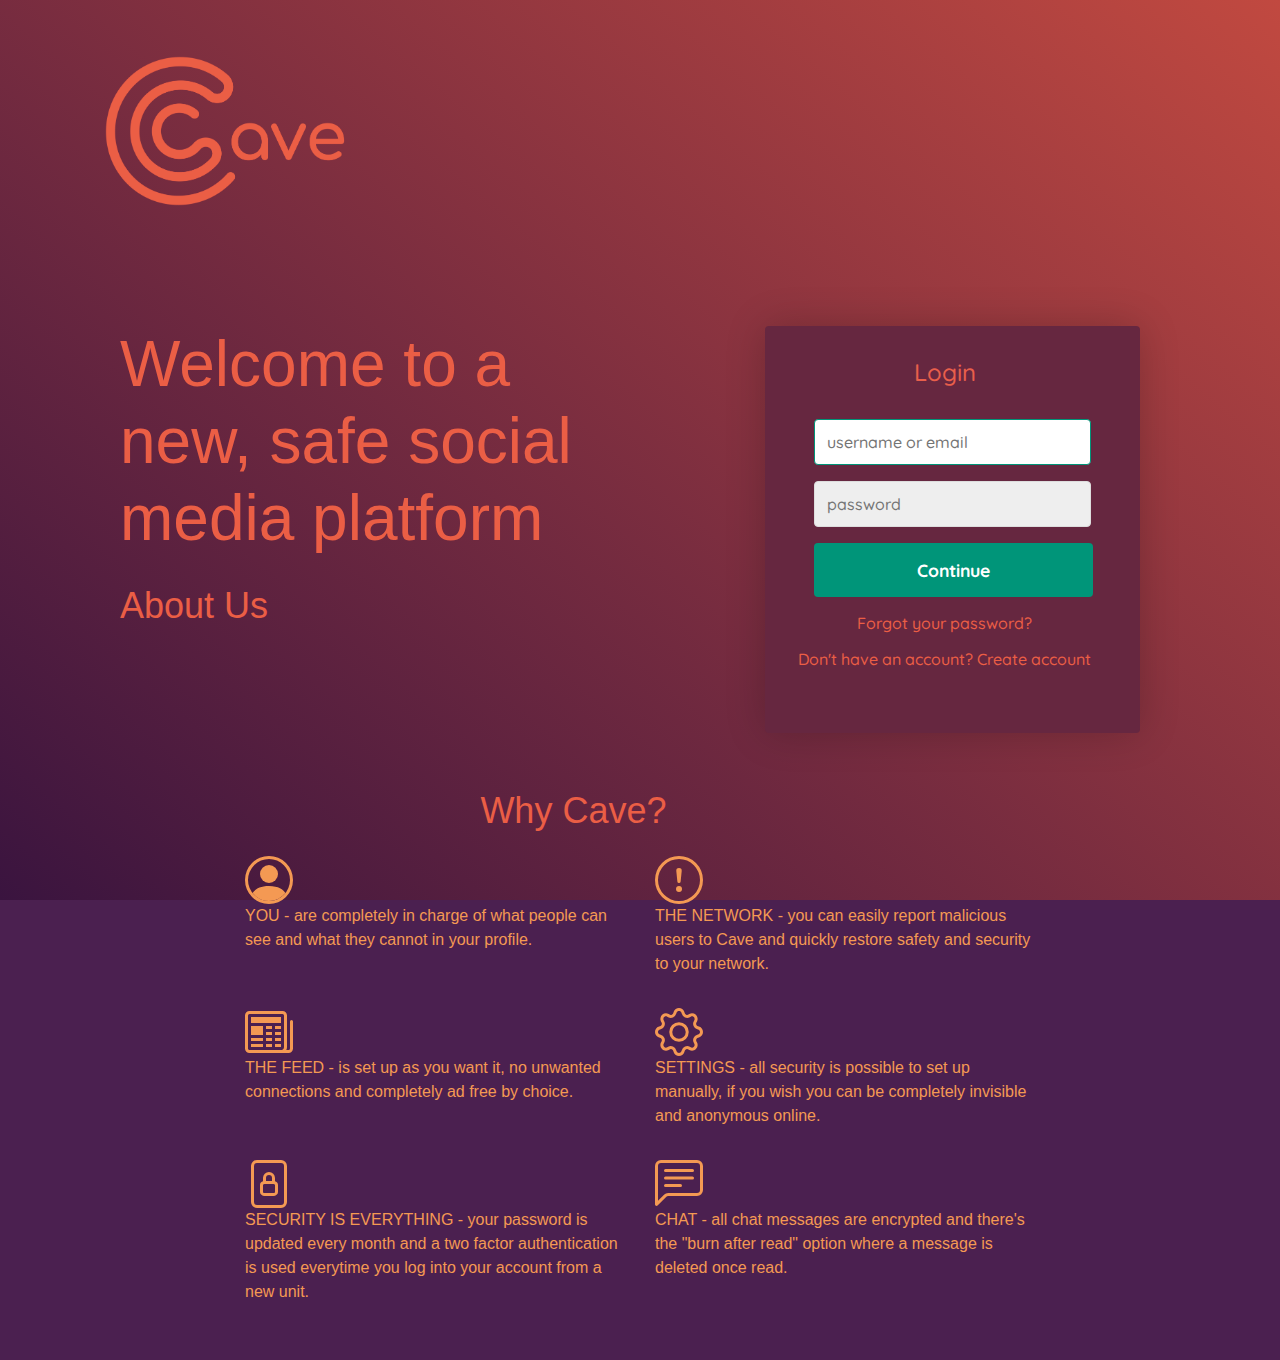
<file: index.html>
<!DOCTYPE html>
<html lang="en">
<head>
  <meta charset="utf-8">
  <meta content="width=device-width, initial-scale=1, shrink-to-fit=no" name="viewport">
  <meta content="" name="description">
  <meta content="" name="author">
  <title>Cave</title><!-- Bootstrap core CSS -->
  <link href="vendor/bootstrap/css/bootstrap.css" rel="stylesheet">

  <!-- Custom styles for this template -->
  <link href="https://fonts.googleapis.com/css2?family=Quicksand:wght@400;500;700&display=swap" rel="stylesheet">
  <link href="css/main.css" rel="stylesheet">

    <!-- Favicon -->
<link rel="apple-touch-icon" sizes="180x180" href="img/apple-touch-icon.png">
<link rel="icon" type="image/png" sizes="32x32" href="img/favicon-32x32.png">
<link rel="icon" type="image/png" sizes="16x16" href="img/favicon-16x16.png">

  <!-- SEO -->
  <meta charset="utf-8">
  <meta name="viewport" content="width=device-width, initial-scale=1, shrink-to-fit=no">
  <meta name="description" content="">
  <meta name="author" content="">
<meta name="keywords" content="socialmedia, safe identity, safe online, protected
<title>Cave - The safest social media page on the web</title>
<meta name="description" content="Welcome to Cave, the safest social media page on the web. Cave allows you to adjust the safety level upon your preference!">
<meta name="og:title" property="og:title" content="socialmedia, safe identity, safe online, protected" 
<meta name =”robots” content=”index”>
   
</head>

<body class="bodyindex">

<div class="container-fluid p-0">
  <div class="row">
  <img class="index-logo" alt="cave" class="img-fluid" src="img/cave-logo2.png" height="150" width="300">
</div></div>



<!--two equal columns-->
<div class="container-fluid p-0">
<!-- grid container -->
  <div class="row">
    
    <!--grid columns -->
    <div class="col-7"><h2 class="welcome">Welcome to a new, safe social media platform</h2><a href="javascript: document.body.scrollIntoView(false);"><h2 class="text-aboutus">About Us</h2></a></div>
       <!--loginform-->
<!----- den fakking funkar ----->


         <section class="about-section text-center" id="about">
            <div class="container-login">
                <div class="row">
                  <div class="form__input-group">
                    

                        <h1 class="form__title">Login</h1>
                        
                               
                 <form class="form" id="login" name="formName" action="feed.html" onsubmit="return checkPass()" >
                 <p><div class="form__input-group"><input type="text" class="form__input" autofocus placeholder="username or email" name="username"></div></p>
                 <p id="passStatus">  </p>
                  
                                     <form name="formName" action="feed.html" onsubmit="return checkPass()" >
                                 <p><div class="form__input-group"><input type="password" name="password" class="form__input" autofocus placeholder="password"></div></p>
                                 <p id="passStatus">  </p>
                                  <button class="form__button" input type="submit" value="Submit">Continue</button>
                                   <p class="form__text">
          Forgot your password?
        </p>
        <p class="form__text">
          Don't have an account? Create account
        </p>                    
      </p>
        </section>
<!----slut den fakking funkar------>

   
  </div>
</div>

<!--end to equal columns-->



   
<!--bottom page-->
  <!-- About us text-->
<main>

<!--why CAVE text-->
<div class="row">

<div class="col-md-4">
<p><p/> 
</div>

<div class="col-md-4">
<h1 class="aboutus" class="text-center">Why Cave?</h1>
</div>

<div class="col-md-4">
<p><p/> 
</div>

<!--Spacing-->
<div class="col-md-12">
<p></p>
</div>

<!-- about us row 1-->

<div class="col-md-2">
<p><p/> 
</div>

<div class="col-md-4">
  <svg class="about" width="3em" height="3em" viewBox="0 0 16 16" class="bi bi-person-circle" fill="currentColor" xmlns="http://www.w3.org/2000/svg">
  <path d="M13.468 12.37C12.758 11.226 11.195 10 8 10s-4.757 1.225-5.468 2.37A6.987 6.987 0 0 0 8 15a6.987 6.987 0 0 0 5.468-2.63z"/>
  <path fill-rule="evenodd" d="M8 9a3 3 0 1 0 0-6 3 3 0 0 0 0 6z"/>
  <path fill-rule="evenodd" d="M8 1a7 7 0 1 0 0 14A7 7 0 0 0 8 1zM0 8a8 8 0 1 1 16 0A8 8 0 0 1 0 8z"/>
</svg>

<p class="about"> YOU - are completely in charge of what people can see and what they cannot in your profile.<p/> 
</div>

<div class="col-md-4">
<svg class="about" width="3em" height="3em" viewBox="0 0 16 16" class="bi bi-exclamation-circle" fill="currentColor" xmlns="http://www.w3.org/2000/svg">
  <path fill-rule="evenodd" d="M8 15A7 7 0 1 0 8 1a7 7 0 0 0 0 14zm0 1A8 8 0 1 0 8 0a8 8 0 0 0 0 16z"/>
  <path d="M7.002 11a1 1 0 1 1 2 0 1 1 0 0 1-2 0zM7.1 4.995a.905.905 0 1 1 1.8 0l-.35 3.507a.552.552 0 0 1-1.1 0L7.1 4.995z"/>
</svg>

<p class="about">THE NETWORK - you can easily report malicious users to Cave and quickly restore safety and security to your network.<p/> 
</div>

<div class="col-md-2">
<p><p/> 
</div>

<!--Spacing-->
<div class="col-md-12">
<p></p>
</div>

<!-- about us row 2-->

<div class="col-md-2">
<p><p/> 
</div>

<div class="col-md-4">
<svg class="about" width="3em" height="3em" viewBox="0 0 16 16" class="bi bi-newspaper" fill="currentColor" xmlns="http://www.w3.org/2000/svg">
  <path fill-rule="evenodd" d="M0 2.5A1.5 1.5 0 0 1 1.5 1h11A1.5 1.5 0 0 1 14 2.5v10.528c0 .3-.05.654-.238.972h.738a.5.5 0 0 0 .5-.5v-9a.5.5 0 0 1 1 0v9a1.5 1.5 0 0 1-1.5 1.5H1.497A1.497 1.497 0 0 1 0 13.5v-11zM12 14c.37 0 .654-.211.853-.441.092-.106.147-.279.147-.531V2.5a.5.5 0 0 0-.5-.5h-11a.5.5 0 0 0-.5.5v11c0 .278.223.5.497.5H12z"/>
  <path d="M2 3h10v2H2V3zm0 3h4v3H2V6zm0 4h4v1H2v-1zm0 2h4v1H2v-1zm5-6h2v1H7V6zm3 0h2v1h-2V6zM7 8h2v1H7V8zm3 0h2v1h-2V8zm-3 2h2v1H7v-1zm3 0h2v1h-2v-1zm-3 2h2v1H7v-1zm3 0h2v1h-2v-1z"/>
</svg>

</svg>

<p class="about">THE FEED - is set up as you want it, no unwanted connections and completely ad free by choice.<p/> 
</div>

<div class="col-md-4">
<svg class="about" width="3em" height="3em" viewBox="0 0 16 16" class="bi bi-gear" fill="currentColor" xmlns="http://www.w3.org/2000/svg">
  <path fill-rule="evenodd" d="M8.837 1.626c-.246-.835-1.428-.835-1.674 0l-.094.319A1.873 1.873 0 0 1 4.377 3.06l-.292-.16c-.764-.415-1.6.42-1.184 1.185l.159.292a1.873 1.873 0 0 1-1.115 2.692l-.319.094c-.835.246-.835 1.428 0 1.674l.319.094a1.873 1.873 0 0 1 1.115 2.693l-.16.291c-.415.764.42 1.6 1.185 1.184l.292-.159a1.873 1.873 0 0 1 2.692 1.116l.094.318c.246.835 1.428.835 1.674 0l.094-.319a1.873 1.873 0 0 1 2.693-1.115l.291.16c.764.415 1.6-.42 1.184-1.185l-.159-.291a1.873 1.873 0 0 1 1.116-2.693l.318-.094c.835-.246.835-1.428 0-1.674l-.319-.094a1.873 1.873 0 0 1-1.115-2.692l.16-.292c.415-.764-.42-1.6-1.185-1.184l-.291.159A1.873 1.873 0 0 1 8.93 1.945l-.094-.319zm-2.633-.283c.527-1.79 3.065-1.79 3.592 0l.094.319a.873.873 0 0 0 1.255.52l.292-.16c1.64-.892 3.434.901 2.54 2.541l-.159.292a.873.873 0 0 0 .52 1.255l.319.094c1.79.527 1.79 3.065 0 3.592l-.319.094a.873.873 0 0 0-.52 1.255l.16.292c.893 1.64-.902 3.434-2.541 2.54l-.292-.159a.873.873 0 0 0-1.255.52l-.094.319c-.527 1.79-3.065 1.79-3.592 0l-.094-.319a.873.873 0 0 0-1.255-.52l-.292.16c-1.64.893-3.433-.902-2.54-2.541l.159-.292a.873.873 0 0 0-.52-1.255l-.319-.094c-1.79-.527-1.79-3.065 0-3.592l.319-.094a.873.873 0 0 0 .52-1.255l-.16-.292c-.892-1.64.902-3.433 2.541-2.54l.292.159a.873.873 0 0 0 1.255-.52l.094-.319z"/>
  <path fill-rule="evenodd" d="M8 5.754a2.246 2.246 0 1 0 0 4.492 2.246 2.246 0 0 0 0-4.492zM4.754 8a3.246 3.246 0 1 1 6.492 0 3.246 3.246 0 0 1-6.492 0z"/>
</svg>

<p class="about">SETTINGS - all security is possible to set up manually, if you wish you can be completely invisible and anonymous online.<p/> 
</div>

<div class="col-md-2">
<p><p/> 
</div>

<!--Spacing-->
<div class="col-md-12">
<p></p>
</div>

<!-- about us row 3-->

<div class="col-md-2">
<p><p/> 
</div>

<div class="col-md-4">
<svg class="about" width="3em" height="3em" viewBox="0 0 16 16" class="bi bi-file-lock" fill="currentColor" xmlns="http://www.w3.org/2000/svg">
  <path fill-rule="evenodd" d="M4 0h8a2 2 0 0 1 2 2v12a2 2 0 0 1-2 2H4a2 2 0 0 1-2-2V2a2 2 0 0 1 2-2zm0 1a1 1 0 0 0-1 1v12a1 1 0 0 0 1 1h8a1 1 0 0 0 1-1V2a1 1 0 0 0-1-1H4z"/>
  <path fill-rule="evenodd" d="M8 5a1 1 0 0 0-1 1v1h2V6a1 1 0 0 0-1-1zm2 2.076V6a2 2 0 1 0-4 0v1.076c-.54.166-1 .597-1 1.224v2.4c0 .816.781 1.3 1.5 1.3h3c.719 0 1.5-.484 1.5-1.3V8.3c0-.627-.46-1.058-1-1.224zM6.105 8.125C6.02 8.193 6 8.258 6 8.3v2.4c0 .042.02.107.105.175A.637.637 0 0 0 6.5 11h3a.64.64 0 0 0 .395-.125c.085-.068.105-.133.105-.175V8.3c0-.042-.02-.107-.105-.175A.637.637 0 0 0 9.5 8h-3a.637.637 0 0 0-.395.125z"/>
</svg>

<p class="about">SECURITY IS EVERYTHING - your password is updated every month and a two factor authentication is used everytime you log into your account from a new unit.<p/> 
</div>

<div class="col-md-4">
<svg class="about" width="3em" height="3em" viewBox="0 0 16 16" class="bi bi-chat-left-text" fill="currentColor" xmlns="http://www.w3.org/2000/svg">
  <path fill-rule="evenodd" d="M14 1H2a1 1 0 0 0-1 1v11.586l2-2A2 2 0 0 1 4.414 11H14a1 1 0 0 0 1-1V2a1 1 0 0 0-1-1zM2 0a2 2 0 0 0-2 2v12.793a.5.5 0 0 0 .854.353l2.853-2.853A1 1 0 0 1 4.414 12H14a2 2 0 0 0 2-2V2a2 2 0 0 0-2-2H2z"/>
  <path fill-rule="evenodd" d="M3 3.5a.5.5 0 0 1 .5-.5h9a.5.5 0 0 1 0 1h-9a.5.5 0 0 1-.5-.5zM3 6a.5.5 0 0 1 .5-.5h9a.5.5 0 0 1 0 1h-9A.5.5 0 0 1 3 6zm0 2.5a.5.5 0 0 1 .5-.5h5a.5.5 0 0 1 0 1h-5a.5.5 0 0 1-.5-.5z"/>
</svg>

<p class="about">CHAT - all chat messages are encrypted and there's the "burn after read" option where a message is deleted once read.<p/> 
</div>

<div class="col-md-2">
<p><p/> 
</div>

</main>


  </div>

<!---------------- end bottom page -------------------->

    
  </div><!-- Bootstrap core JavaScript -->
     <script src="js/main.js"></script>
  <script src="vendor/jquery/jquery.min.js">
  </script> 
  <script src="vendor/bootstrap/js/bootstrap.bundle.min.js">
  </script>
  <script src="js/scripts.js"></script>
    <script src="js/login.js"></script>
</body>
</html>
</file>
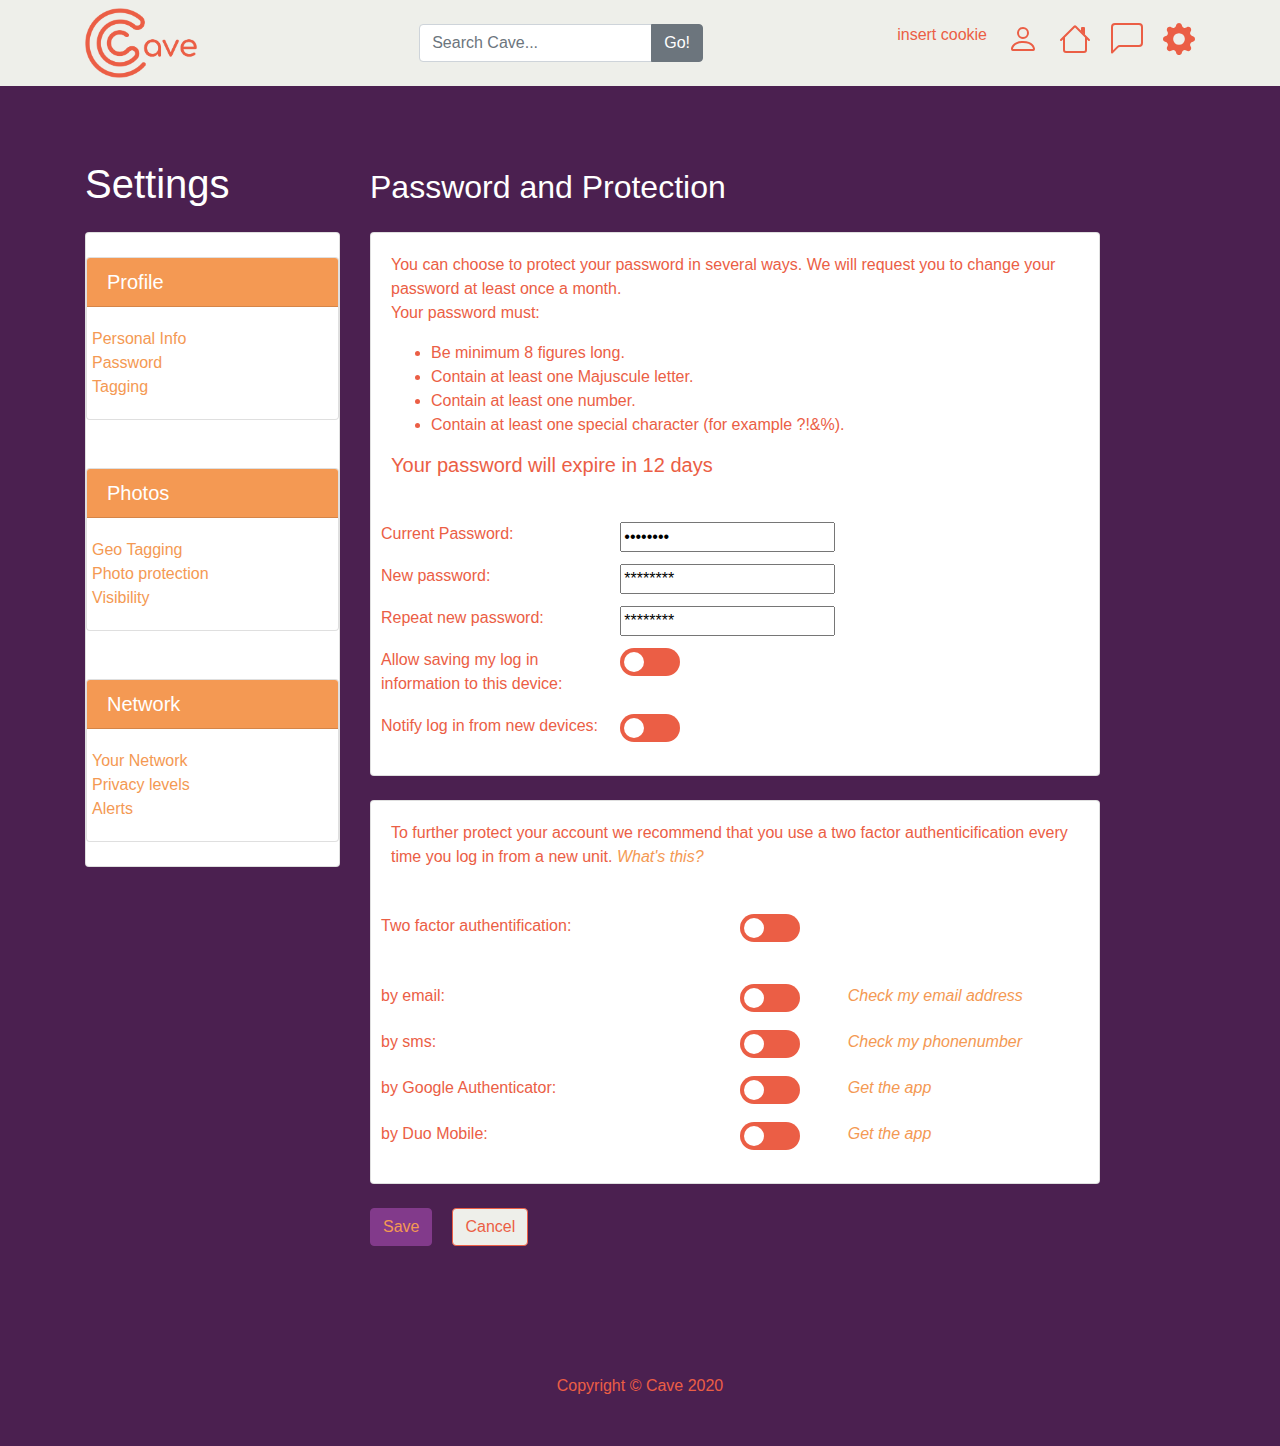
<file: settings-password.html>
<!DOCTYPE html>

<html lang="en">
<head>
	<meta charset="utf-8">
	<meta content="width=device-width, initial-scale=1, shrink-to-fit=no" name="viewport">
	<meta content="" name="description">
	<meta content="" name="author">

	<title>Cave - Settings</title>
	
	<!-- Bootstrap core CSS -->
	<link href="vendor/bootstrap/css/bootstrap.min.css" rel="stylesheet">
	
	<!-- Custom styles for this template -->
	<link href="css/main.css" rel="stylesheet"><!-- Favicon -->
	<link href="img/apple-touch-icon.png" rel="apple-touch-icon" sizes="180x180">
	<link href="img/favicon-32x32.png" rel="icon" sizes="32x32" type="image/png">
	<link href="img/favicon-16x16.png" rel="icon" sizes="16x16" type="image/png">
</head>

<body>
	
	
  <!-- Navigation -->
  <nav class="navbarBackgroundColor navbar navbar-expand-lg fixed-top">
    <div class="container">
      <a class="Logo" href="feed.html"><img src="img/cave-logo2.png" class="img-fluid" alt="cave" width="140" height="auto"> </a>
      <button class="navbar-toggler" type="button" data-toggle="collapse" data-target="#navbarResponsive" aria-controls="navbarResponsive" aria-expanded="false" aria-label="Toggle navigation">
        <svg width="1.5em" height="1.5em" viewBox="0 0 16 16" class="bi bi-justify" fill="#EB5E45" xmlns="http://www.w3.org/2000/svg">
          <path fill-rule="evenodd" d="M2 12.5a.5.5 0 0 1 .5-.5h11a.5.5 0 0 1 0 1h-11a.5.5 0 0 1-.5-.5zm0-3a.5.5 0 0 1 .5-.5h11a.5.5 0 0 1 0 1h-11a.5.5 0 0 1-.5-.5zm0-3a.5.5 0 0 1 .5-.5h11a.5.5 0 0 1 0 1h-11a.5.5 0 0 1-.5-.5zm0-3a.5.5 0 0 1 .5-.5h11a.5.5 0 0 1 0 1h-11a.5.5 0 0 1-.5-.5z"/>
        </svg>
      </button>
      <div class="collapse navbar-collapse" id="navbarResponsive">
     
    
     <ul class="navbar-nav ml-auto">
      <li class="nav-item" >
            <div class="input-group">
              <input type="text" class="form-control" placeholder="Search Cave...">
              <span class="input-group-append">
                <button class="btn btn-secondary" type="button">Go!</button>
                </li>
                </ul>
            
                
                
        <ul class="navbar-nav ml-auto">
             <li><p class="namn">insert cookie</p></li>
             
              <li> <a class="div-button nav-item" href="#">
            <svg width="2em" height="2em" viewBox="0 0 16 16" class="bi bi-person" fill="#EB5E45" xmlns="http://www.w3.org/2000/svg">
              <path fill-rule="evenodd" d="M10 5a2 2 0 1 1-4 0 2 2 0 0 1 4 0zM8 8a3 3 0 1 0 0-6 3 3 0 0 0 0 6zm6 5c0 1-1 1-1 1H3s-1 0-1-1 1-4 6-4 6 3 6 4zm-1-.004c-.001-.246-.154-.986-.832-1.664C11.516 10.68 10.289 10 8 10c-2.29 0-3.516.68-4.168 1.332-.678.678-.83 1.418-.832 1.664h10z"/>
            </svg></a>
          </li>
          


             <li> <a class="div-button nav-item active" href="feed.html">
            <svg width="2em" height="2em" viewBox="0 0 16 16" class="bi bi-house" fill="#EB5E45" xmlns="http://www.w3.org/2000/svg">
              <path fill-rule="evenodd" d="M2 13.5V7h1v6.5a.5.5 0 0 0 .5.5h9a.5.5 0 0 0 .5-.5V7h1v6.5a1.5 1.5 0 0 1-1.5 1.5h-9A1.5 1.5 0 0 1 2 13.5zm11-11V6l-2-2V2.5a.5.5 0 0 1 .5-.5h1a.5.5 0 0 1 .5.5z"/>
              <path fill-rule="evenodd" d="M7.293 1.5a1 1 0 0 1 1.414 0l6.647 6.646a.5.5 0 0 1-.708.708L8 2.207 1.354 8.854a.5.5 0 1 1-.708-.708L7.293 1.5z"/>
            </svg></a>
          </li>
          
          <li> <a class="div-button nav-item" href="#">
            <svg width="2em" height="2em" viewBox="0 0 16 16" class="bi bi-chat-left" fill="#EB5E45" xmlns="http://www.w3.org/2000/svg">
              <path fill-rule="evenodd" d="M14 1H2a1 1 0 0 0-1 1v11.586l2-2A2 2 0 0 1 4.414 11H14a1 1 0 0 0 1-1V2a1 1 0 0 0-1-1zM2 0a2 2 0 0 0-2 2v12.793a.5.5 0 0 0 .854.353l2.853-2.853A1 1 0 0 1 4.414 12H14a2 2 0 0 0 2-2V2a2 2 0 0 0-2-2H2z"/>
            </svg></a>
          </li>

          
          <li> <a class="div-button nav-item" href="settings-personal.html">
            <svg width="2em" height="2em" viewBox="0 0 16 16" class="bi bi-gear-fill" fill="#EB5E45" xmlns="http://www.w3.org/2000/svg">
              <path fill-rule="evenodd" d="M9.405 1.05c-.413-1.4-2.397-1.4-2.81 0l-.1.34a1.464 1.464 0 0 1-2.105.872l-.31-.17c-1.283-.698-2.686.705-1.987 1.987l.169.311c.446.82.023 1.841-.872 2.105l-.34.1c-1.4.413-1.4 2.397 0 2.81l.34.1a1.464 1.464 0 0 1 .872 2.105l-.17.31c-.698 1.283.705 2.686 1.987 1.987l.311-.169a1.464 1.464 0 0 1 2.105.872l.1.34c.413 1.4 2.397 1.4 2.81 0l.1-.34a1.464 1.464 0 0 1 2.105-.872l.31.17c1.283.698 2.686-.705 1.987-1.987l-.169-.311a1.464 1.464 0 0 1 .872-2.105l.34-.1c1.4-.413 1.4-2.397 0-2.81l-.34-.1a1.464 1.464 0 0 1-.872-2.105l.17-.31c.698-1.283-.705-2.686-1.987-1.987l-.311.169a1.464 1.464 0 0 1-2.105-.872l-.1-.34zM8 10.93a2.929 2.929 0 1 0 0-5.86 2.929 2.929 0 0 0 0 5.858z"/>
            </svg></a>
          </li>
        
        </ul>
		     </div>
      </div>
    </div>
  </nav>
	
	<!-- Page Content -->


	<div class="container margintop">
		<div class="row">
			
			
			<!-- Setting NAV column -->

			<div class="col-md-3">
				<h1 class="my-4">Settings</h1>
				
			

				<div class="card mb-4">
				
					<!-- Setting subject group 1 -->

					<div class="card my-4">
						<h5 class="card-header">Profile</h5>


						<div class="card-body">
							<div class="row">
								<div>
									<ul class="list-unstyled mb-0">
										<li>
											<a href="settings-personal.html">Personal Info</a>
										</li>


										<li>
											<a href="settings-password.html">Password</a>
										</li>


										<li>
											<a href="#">Tagging</a>
										</li>
									</ul>
								</div>
							</div>
						</div>
					</div>
				
				<!-- Setting subject group 2 -->

					<div class="card my-4">
						<h5 class="card-header">Photos</h5>


						<div class="card-body">
							<div class="row">
								<div>
									<ul class="list-unstyled mb-0">
										<li>
											<a href="#">Geo Tagging</a>
										</li>


										<li>
											<a href="settings-photos.html">Photo protection</a>
										</li>


										<li>
											<a href="#">Visibility</a>
										</li>
									</ul>
								</div>
							</div>
						</div>
					</div>
					
					<!-- Setting subject group 3 -->

					<div class="card my-4">
						<h5 class="card-header">Network</h5>


						<div class="card-body">
							<div class="row">
								<div>
									<ul class="list-unstyled mb-0">
										<li>
											<a href="#">Your Network</a>
										</li>


										<li>
											<a href="#">Privacy levels</a>
										</li>


										<li>
											<a href="#">Alerts</a>
										</li>
									</ul>
								</div>
							</div>
						</div>
					</div>
				</div>
			</div>
			
			<!-- Setting Details Column -->

			<div class="col-md-8">
				<h1 class="my-4 margintop"><small>Password and Protection</small>
				</h1>
				
				<!-- Setting main section 1 -->


				<div class="card mb-4">
					<div class="card-body">
						<p>You can choose to protect your password in several ways. We will request you to change your password at least once a month.<br>
						Your password must:</p>


						<ul>
							<li>Be minimum 8 figures long.</li>


							<li>Contain at least one Majuscule letter.</li>


							<li>Contain at least one number.</li>


							<li>Contain at least one special character (for example ?!&%).</li>
						</ul>


						<h5 class="darkorangetext">Your password will expire in 12 days</h5>


						<form class="settingscard">
							<div class="row">
								<div class="column">
									<label for="currentpass">Current Password:</label>
								</div>


								<div class="column">
									<input id="fname" name="currentpass" onfocus="this.value=''" type="password" value="********"><br>
								</div>
							</div>


							<div class="row">
								<div class="column">
									<label for="newpass">New password:</label>
								</div>


								<div class="column">
									<input id="newpass" name="newpass" onfocus="this.value=''" type="newpass" value="********"><br>
								</div>
							</div>


							<div class="row">
								<div class="column">
									<label for="repeatnewpass">Repeat new password:</label>
								</div>


								<div class="column">
									<input id="repeatnewpass" name="repeatnewpass" onfocus="this.value=''" type="repeatnewpass" value="********"><br>
								</div>
							</div>
							
					<div class="row">
							<div class="column">
								<label for="birthcity">Allow saving my log in information to this device:</label>
							</div>

							<div class="column">
								<label class="switch"><input type="checkbox"> <span class="slider round"></span></label>
							</div>
							</div>
							
					<div class="row">
							<div class="column">
								<label for="birthcity">Notify log in from new devices:</label>
							</div>

							<div class="column">
								<label class="switch"><input type="checkbox"> <span class="slider round"></span></label>
							</div>
							</div>
							
						</form>
					
				</div>
				</div>
			
			<!-- Setting main section 2 -->

				<div class="card mb-4">
					<div class="card-body">
						<p>To further protect your account we recommend that you use a two factor authenticification every time you log in from a new unit. <a href="#"><i>What's this?</i></a></p>
						<br>


						<div class="row">
							<div class="column1">
								<label for="twofactor">Two factor authentification:</label>
							</div>

							<div class="column2">
								<label class="switch"><input type="checkbox"> <span class="slider round"></span></label>
							</div>
						</div>
						
						<br>


						<div class="row">
							<div class="column1floatright">
								<label for="currentcity">by email:</label>
							</div>


							<div class="column2">
								<label class="switch"><input type="checkbox"> <span class="slider round"></span></label>
							</div>


							<div class="column3">
								<a href="settings-personal.html"><i>Check my email address</i></a>
							</div>
						</div>


						<div class="row">
							<div class="column1">
								<label for="birthcity">by sms:</label>
							</div>


							<div class="column2">
								<label class="switch"><input type="checkbox"> <span class="slider round"></span></label>
							</div>


							<div class="column3">
								<a href="settings-personal.html"><i>Check my phonenumber</i></a>
							</div>
						</div>
						
						
						<div class="row">
							<div class="column1">
								<label for="birthcity">by Google Authenticator:</label>
							</div>


							<div class="column2">
								<label class="switch"><input type="checkbox"> <span class="slider round"></span></label>
							</div>
							
							<div class="column3">
								<a href="https://play.google.com/store/apps/details?id=com.google.android.apps.authenticator2&hl=sv&gl=US" target="blank"><i>Get the app</i></a>
							</div>
						</div>
						
						
						<div class="row">
							<div class="column1">
								<label for="birthcity">by Duo Mobile:</label>
							</div>
							<div class="column2">
								<label class="switch"><input type="checkbox"> <span class="slider round"></span></label>
							</div>
							
							<div class="column3">
								<a href="https://play.google.com/store/apps/details?id=com.duosecurity.duomobile&hl=sv&gl=US" target="blank"><i>Get the app</i></a>
							</div>
						</div>
						
					</div>
				</div>


				<div>
					<button class="btn btn-primaryset" onclick="alert('Your changes have been saved');">Save</button><button class="btn btn-secondaryset div-button" onClick="history.go(0);">Cancel</button>
				</div>
				
			</div>
		</div>
		
		
		<!-- Footer -->


		<footer class="py-5 margintopfooter">
			<div class="container">
				<p class="m-0 text-center">Copyright &copy; Cave 2020</p>
			</div>
		</footer>
		
		<!-- Bootstrap core JavaScript -->
		
		<script src="vendor/jquery/jquery.min.js">
		</script> 
		<script src="vendor/bootstrap/js/bootstrap.bundle.min.js">
		</script> 
	</div>
</body>
</html>
</html>
</file>
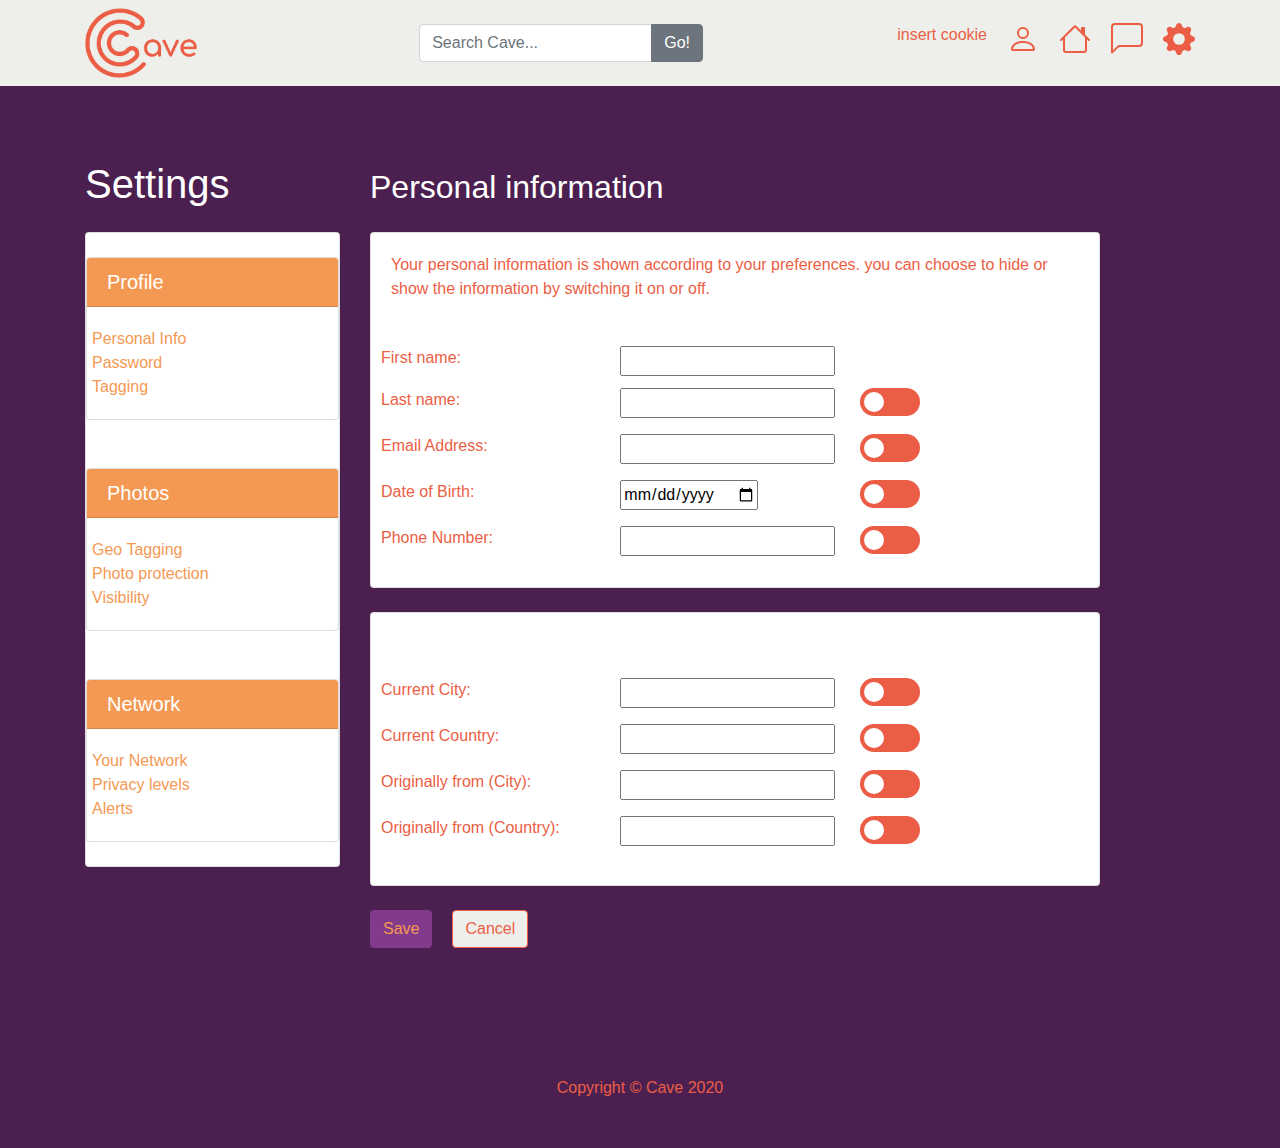
<file: settings-personal.html>
<!DOCTYPE html>

<html lang="en">

<head>
	<meta charset="utf-8">
	<meta content="width=device-width, initial-scale=1, shrink-to-fit=no" name="viewport">
	<meta content="" name="description">
	<meta content="" name="author">

	<title>Cave - Settings</title>
	
	<!-- Bootstrap core CSS -->
	<link href="vendor/bootstrap/css/bootstrap.min.css" rel="stylesheet">
	
	<!-- Custom styles for this template -->
	<link href="css/main.css" rel="stylesheet">
	
	<!-- Favicon -->
	<link href="img/apple-touch-icon.png" rel="apple-touch-icon" sizes="180x180">
	<link href="img/favicon-32x32.png" rel="icon" sizes="32x32" type="image/png">
	<link href="img/favicon-16x16.png" rel="icon" sizes="16x16" type="image/png">
	<link href="img/site.webmanifest" rel="manifest">
</head>


<body>
	
  <!-- Navigation -->
  <nav class="navbarBackgroundColor navbar navbar-expand-lg fixed-top">
    <div class="container">
      <a class="Logo" href="feed.html"><img src="img/cave-logo2.png" class="img-fluid" alt="cave" width="140" height="auto"> </a>
      <button class="navbar-toggler" type="button" data-toggle="collapse" data-target="#navbarResponsive" aria-controls="navbarResponsive" aria-expanded="false" aria-label="Toggle navigation">
        <svg width="1.5em" height="1.5em" viewBox="0 0 16 16" class="bi bi-justify" fill="#EB5E45" xmlns="http://www.w3.org/2000/svg">
          <path fill-rule="evenodd" d="M2 12.5a.5.5 0 0 1 .5-.5h11a.5.5 0 0 1 0 1h-11a.5.5 0 0 1-.5-.5zm0-3a.5.5 0 0 1 .5-.5h11a.5.5 0 0 1 0 1h-11a.5.5 0 0 1-.5-.5zm0-3a.5.5 0 0 1 .5-.5h11a.5.5 0 0 1 0 1h-11a.5.5 0 0 1-.5-.5zm0-3a.5.5 0 0 1 .5-.5h11a.5.5 0 0 1 0 1h-11a.5.5 0 0 1-.5-.5z"/>
        </svg>
      </button>
      <div class="collapse navbar-collapse" id="navbarResponsive">
     
    
     <ul class="navbar-nav ml-auto">
      <li class="nav-item" >
            <div class="input-group">
              <input type="text" class="form-control" placeholder="Search Cave...">
              <span class="input-group-append">
                <button class="btn btn-secondary" type="button">Go!</button>
                </li>
                </ul>
            
                
                
        <ul class="navbar-nav ml-auto">
             <li><p class="namn">insert cookie</p></li>
             
              <li> <a class="div-button nav-item" href="#">
            <svg width="2em" height="2em" viewBox="0 0 16 16" class="bi bi-person" fill="#EB5E45" xmlns="http://www.w3.org/2000/svg">
              <path fill-rule="evenodd" d="M10 5a2 2 0 1 1-4 0 2 2 0 0 1 4 0zM8 8a3 3 0 1 0 0-6 3 3 0 0 0 0 6zm6 5c0 1-1 1-1 1H3s-1 0-1-1 1-4 6-4 6 3 6 4zm-1-.004c-.001-.246-.154-.986-.832-1.664C11.516 10.68 10.289 10 8 10c-2.29 0-3.516.68-4.168 1.332-.678.678-.83 1.418-.832 1.664h10z"/>
            </svg></a>
          </li>
          


             <li> <a class="div-button nav-item active" href="feed.html">
            <svg width="2em" height="2em" viewBox="0 0 16 16" class="bi bi-house" fill="#EB5E45" xmlns="http://www.w3.org/2000/svg">
              <path fill-rule="evenodd" d="M2 13.5V7h1v6.5a.5.5 0 0 0 .5.5h9a.5.5 0 0 0 .5-.5V7h1v6.5a1.5 1.5 0 0 1-1.5 1.5h-9A1.5 1.5 0 0 1 2 13.5zm11-11V6l-2-2V2.5a.5.5 0 0 1 .5-.5h1a.5.5 0 0 1 .5.5z"/>
              <path fill-rule="evenodd" d="M7.293 1.5a1 1 0 0 1 1.414 0l6.647 6.646a.5.5 0 0 1-.708.708L8 2.207 1.354 8.854a.5.5 0 1 1-.708-.708L7.293 1.5z"/>
            </svg></a>
          </li>
          
          <li> <a class="div-button nav-item" href="#">
            <svg width="2em" height="2em" viewBox="0 0 16 16" class="bi bi-chat-left" fill="#EB5E45" xmlns="http://www.w3.org/2000/svg">
              <path fill-rule="evenodd" d="M14 1H2a1 1 0 0 0-1 1v11.586l2-2A2 2 0 0 1 4.414 11H14a1 1 0 0 0 1-1V2a1 1 0 0 0-1-1zM2 0a2 2 0 0 0-2 2v12.793a.5.5 0 0 0 .854.353l2.853-2.853A1 1 0 0 1 4.414 12H14a2 2 0 0 0 2-2V2a2 2 0 0 0-2-2H2z"/>
            </svg></a>
          </li>

          
          <li> <a class="div-button nav-item" href="settings-personal.html">
            <svg width="2em" height="2em" viewBox="0 0 16 16" class="bi bi-gear-fill" fill="#EB5E45" xmlns="http://www.w3.org/2000/svg">
              <path fill-rule="evenodd" d="M9.405 1.05c-.413-1.4-2.397-1.4-2.81 0l-.1.34a1.464 1.464 0 0 1-2.105.872l-.31-.17c-1.283-.698-2.686.705-1.987 1.987l.169.311c.446.82.023 1.841-.872 2.105l-.34.1c-1.4.413-1.4 2.397 0 2.81l.34.1a1.464 1.464 0 0 1 .872 2.105l-.17.31c-.698 1.283.705 2.686 1.987 1.987l.311-.169a1.464 1.464 0 0 1 2.105.872l.1.34c.413 1.4 2.397 1.4 2.81 0l.1-.34a1.464 1.464 0 0 1 2.105-.872l.31.17c1.283.698 2.686-.705 1.987-1.987l-.169-.311a1.464 1.464 0 0 1 .872-2.105l.34-.1c1.4-.413 1.4-2.397 0-2.81l-.34-.1a1.464 1.464 0 0 1-.872-2.105l.17-.31c.698-1.283-.705-2.686-1.987-1.987l-.311.169a1.464 1.464 0 0 1-2.105-.872l-.1-.34zM8 10.93a2.929 2.929 0 1 0 0-5.86 2.929 2.929 0 0 0 0 5.858z"/>
            </svg></a>
          </li>
        
        </ul>
		     </div>
      </div>
    </div>
  </nav>
	<!-- Page Content -->

	<div class="container margintop">
		<div class="row">
			
			
			<!-- Setting NAV column -->

			<div class="col-md-3">
				<h1 class="my-4">Settings</h1>
			

			<!-- Settings -->


				<div class="card mb-4">
					
					
					<!-- Setting subject group 1 -->

					<div class="card my-4">
						<h5 class="card-header">Profile</h5>

						<div class="card-body">
							<div class="row">
								<div>
									<ul class="list-unstyled mb-0">
										<li><a href="settings-personal.html">Personal Info</a>
										</li>
										<li><a href="settings-password.html">Password</a>
										</li>
										<li><a href="#">Tagging</a>
										</li>
									</ul>
								</div>
							</div>
						</div>
					</div>
					
					
					<!-- Setting subject group 2 -->

					<div class="card my-4">
						<h5 class="card-header">Photos</h5>

						<div class="card-body">
							<div class="row">
								<div>
									<ul class="list-unstyled mb-0">
										<li><a href="#">Geo Tagging</a>
										</li>
										<li><a href="settings-photos.html">Photo protection</a>
										</li>
										<li><a href="#">Visibility</a>
										</li>
									</ul>
								</div>
							</div>
						</div>
					</div>
					
					<!-- Setting subject group 3 -->

					<div class="card my-4">
						<h5 class="card-header">Network</h5>

						<div class="card-body">
							<div class="row">
								<div>
									<ul class="list-unstyled mb-0">
										<li><a href="#">Your Network</a>
										</li>
										<li><a href="#">Privacy levels</a>
										</li>
										<li><a href="#">Alerts</a>
										</li>
									</ul>
								</div>
							</div>
						</div>
					</div>
				</div>
			</div>
			
			<!-- Setting Details Column -->

			<div class="col-md-8">
				<h1 class="my-4 margintop"><small>Personal information</small>
				</h1>
				
				<!-- Setting main section 1 -->

				<div class="card mb-4">
					<div class="card-body">
						<p>Your personal information is shown according to your preferences. you can choose to hide or show the information by switching it on or off.</p>


						<form class="settingscard">
					
					<!-- Setting main section 1 -->

							<div class="row">
								<div class="column">
									<label for="fname">First name:</label>
								</div>

								<div class="column">
									<input id="fname" name="fname" type="text">
								</div>
							</div>

							<div class="row">
								<div class="column">
									<label for="lname">Last name:</label>
								</div>

								<div class="column">
									<input id="lname" name="lname" type="text">
								</div>

								<div class="column">
									<label class="switch"><input type="checkbox"> <span class="slider round"></span></label>
								</div>
							</div>

							<div class="row">
								<div class="column">
									<label for="email">Email Address:</label>
								</div>

								<div class="column">
									<input id="email" name="email" type="email">
								</div>

								<div class="column">
									<label class="switch"><input type="checkbox"> <span class="slider round"></span></label>
								</div>
							</div>

							<div class="row">
								<div class="column">
									<label for="dateofbirth">Date of Birth:</label>
								</div>

								<div class="column">
									<input id="birthday" name="birthday" type="date">
								</div>

								<div class="column">
									<label class="switch"><input type="checkbox"> <span class="slider round"></span></label>
								</div>
							</div>

							<div class="row">
								<div class="column">
									<label for="phonenumber">Phone Number:</label>
								</div>

								<div class="column">
									<input id="telephone" name="telephone" type="tel">
								</div>

								<div class="column">
									<label class="switch"><input type="checkbox"> <span class="slider round"></span></label>
								</div>
							</div>
						</form>
					</div>
				</div>
			

			<!-- Setting main section 2 -->

				<div class="card mb-4">
					<div class="card-body">
						<form class="settingscard">
							<div class="row">
								<div class="column">
									<label for="currentcity">Current City:</label>
								</div>

								<div class="column">
									<input id="city" name="city" type="text">
								</div>

								<div class="column">
									<label class="switch"><input type="checkbox"> <span class="slider round"></span></label>
								</div>
							</div>

							<div class="row">
								<div class="column">
									<label for="currentcountry">Current Country:</label>
								</div>

								<div class="column">
									<input id="country" name="country" type="text">
								</div>

								<div class="column">
									<label class="switch"><input type="checkbox"> <span class="slider round"></span></label>
								</div>

								<div class="column">
									<label for="birthcity">Originally from (City):</label>
								</div>

								<div class="column">
									<input id="birthcity" name="birthcity" type="text">
								</div>

								<div class="column">
									<label class="switch"><input type="checkbox"> <span class="slider round"></span></label>
								</div>

								<div class="column">
									<label for="birthcountry">Originally from (Country):</label>
								</div>
								<label for="birthcountry"></label>

								<div class="column">
									<label for="birthcountry"><input id="birthcountry" name="birthcountry" type="text"></label>
								</div>
								<label for="birthcountry"></label>

								<div class="column">
									<label for="birthcountry"><label class="switch"><input type="checkbox"> <span class="slider round"></span></label></label>
								</div>
							</div>
						</form>
					</div>
				</div>


				<div>
					<button class="btn btn-primaryset" onclick="alert('Your changes have been saved');">Save</button><button class="btn btn-secondaryset div-button" onclick="history.go(0);">Cancel</button>
				</div>
			</div>
		</div>
		
		<!-- Footer -->

		<footer class="py-5 margintopfooter">
			<div class="container">
				<p class="m-0 text-center">Copyright &copy; Cave 2020</p>
			</div>
		</footer>
		
		<!-- Bootstrap core JavaScript -->
		<script src="vendor/jquery/jquery.min.js">
		</script> 
		<script src="vendor/bootstrap/js/bootstrap.bundle.min.js">
		</script>
	</div>
</body>
</html>
</file>
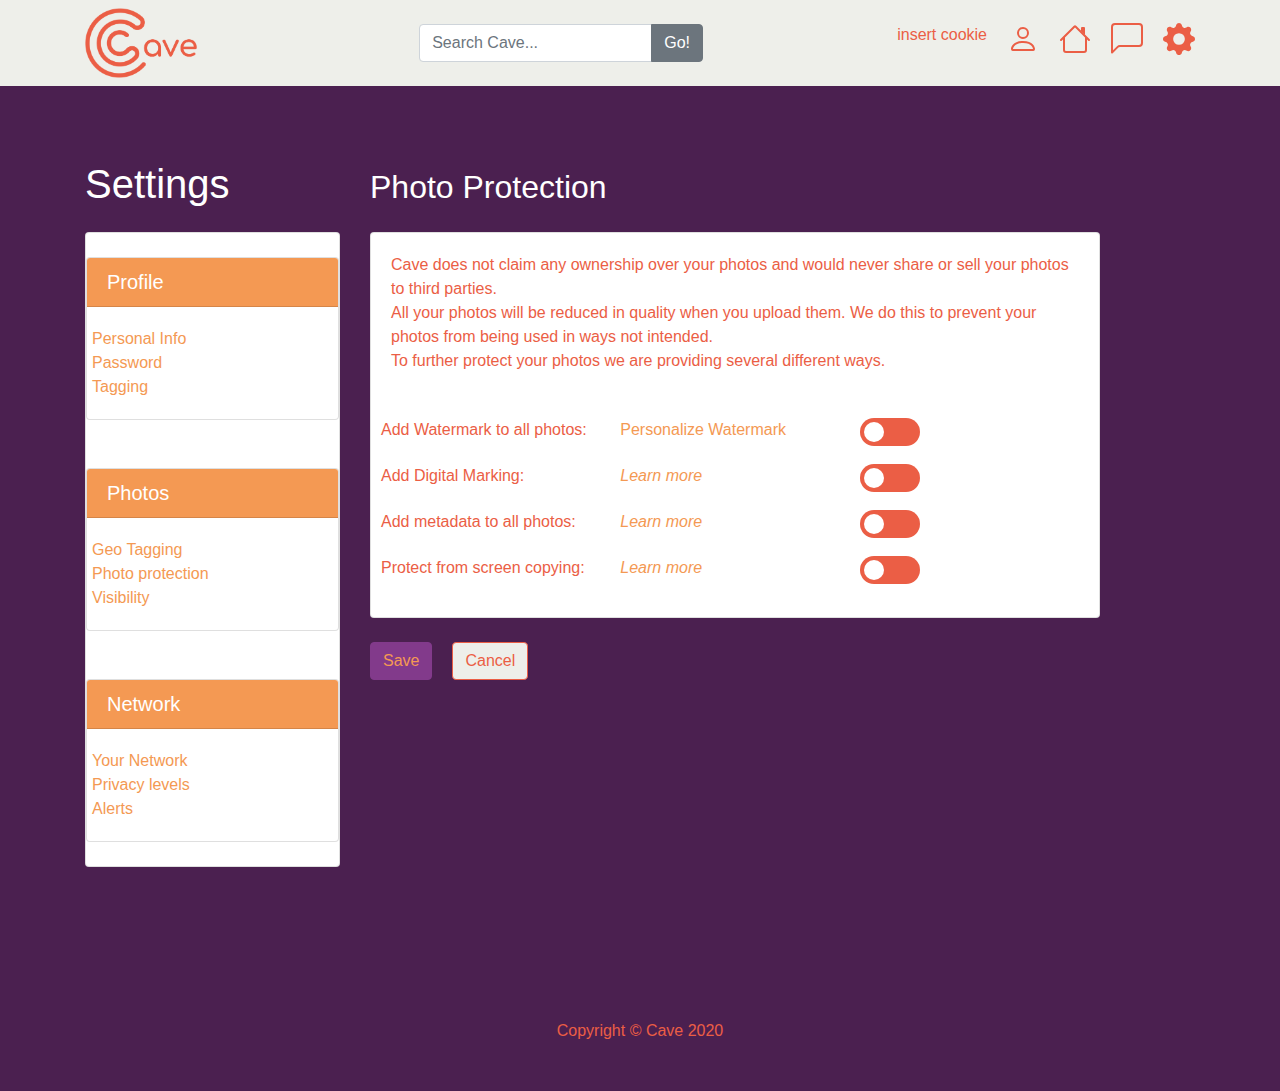
<file: settings-photos.html>
<!DOCTYPE html>

<html lang="en">
<head>
	<meta charset="utf-8">
	<meta content="width=device-width, initial-scale=1, shrink-to-fit=no" name="viewport">
	<meta content="" name="description">
	<meta content="" name="author">

	<title>Cave - Settings</title><!-- Bootstrap core CSS -->
	<link href="vendor/bootstrap/css/bootstrap.min.css" rel="stylesheet"><!-- Custom styles for this template -->
	<link href="css/main.css" rel="stylesheet"><!-- Favicon -->
	<link href="img/apple-touch-icon.png" rel="apple-touch-icon" sizes="180x180">
	<link href="img/favicon-32x32.png" rel="icon" sizes="32x32" type="image/png">
	<link href="img/favicon-16x16.png" rel="icon" sizes="16x16" type="image/png">
	<link href="img/site.webmanifest" rel="manifest">
</head>

<body>

  <!-- Navigation -->
  <nav class="navbarBackgroundColor navbar navbar-expand-lg fixed-top">
    <div class="container">
      <a class="Logo" href="feed.html"><img src="img/cave-logo2.png" class="img-fluid" alt="cave" width="140" height="auto"> </a>
      <button class="navbar-toggler" type="button" data-toggle="collapse" data-target="#navbarResponsive" aria-controls="navbarResponsive" aria-expanded="false" aria-label="Toggle navigation">
        <svg width="1.5em" height="1.5em" viewBox="0 0 16 16" class="bi bi-justify" fill="#EB5E45" xmlns="http://www.w3.org/2000/svg">
          <path fill-rule="evenodd" d="M2 12.5a.5.5 0 0 1 .5-.5h11a.5.5 0 0 1 0 1h-11a.5.5 0 0 1-.5-.5zm0-3a.5.5 0 0 1 .5-.5h11a.5.5 0 0 1 0 1h-11a.5.5 0 0 1-.5-.5zm0-3a.5.5 0 0 1 .5-.5h11a.5.5 0 0 1 0 1h-11a.5.5 0 0 1-.5-.5zm0-3a.5.5 0 0 1 .5-.5h11a.5.5 0 0 1 0 1h-11a.5.5 0 0 1-.5-.5z"/>
        </svg>
      </button>
      <div class="collapse navbar-collapse" id="navbarResponsive">
     
    
     <ul class="navbar-nav ml-auto">
      <li class="nav-item" >
            <div class="input-group">
              <input type="text" class="form-control" placeholder="Search Cave...">
              <span class="input-group-append">
                <button class="btn btn-secondary" type="button">Go!</button>
                </li>
                </ul>
            
                
                
        <ul class="navbar-nav ml-auto">
             <li><p class="namn">insert cookie</p></li>
             
              <li> <a class="div-button nav-item" href="#">
            <svg width="2em" height="2em" viewBox="0 0 16 16" class="bi bi-person" fill="#EB5E45" xmlns="http://www.w3.org/2000/svg">
              <path fill-rule="evenodd" d="M10 5a2 2 0 1 1-4 0 2 2 0 0 1 4 0zM8 8a3 3 0 1 0 0-6 3 3 0 0 0 0 6zm6 5c0 1-1 1-1 1H3s-1 0-1-1 1-4 6-4 6 3 6 4zm-1-.004c-.001-.246-.154-.986-.832-1.664C11.516 10.68 10.289 10 8 10c-2.29 0-3.516.68-4.168 1.332-.678.678-.83 1.418-.832 1.664h10z"/>
            </svg></a>
          </li>
          


             <li> <a class="div-button nav-item active" href="feed.html">
            <svg width="2em" height="2em" viewBox="0 0 16 16" class="bi bi-house" fill="#EB5E45" xmlns="http://www.w3.org/2000/svg">
              <path fill-rule="evenodd" d="M2 13.5V7h1v6.5a.5.5 0 0 0 .5.5h9a.5.5 0 0 0 .5-.5V7h1v6.5a1.5 1.5 0 0 1-1.5 1.5h-9A1.5 1.5 0 0 1 2 13.5zm11-11V6l-2-2V2.5a.5.5 0 0 1 .5-.5h1a.5.5 0 0 1 .5.5z"/>
              <path fill-rule="evenodd" d="M7.293 1.5a1 1 0 0 1 1.414 0l6.647 6.646a.5.5 0 0 1-.708.708L8 2.207 1.354 8.854a.5.5 0 1 1-.708-.708L7.293 1.5z"/>
            </svg></a>
          </li>
          
          <li> <a class="div-button nav-item" href="#">
            <svg width="2em" height="2em" viewBox="0 0 16 16" class="bi bi-chat-left" fill="#EB5E45" xmlns="http://www.w3.org/2000/svg">
              <path fill-rule="evenodd" d="M14 1H2a1 1 0 0 0-1 1v11.586l2-2A2 2 0 0 1 4.414 11H14a1 1 0 0 0 1-1V2a1 1 0 0 0-1-1zM2 0a2 2 0 0 0-2 2v12.793a.5.5 0 0 0 .854.353l2.853-2.853A1 1 0 0 1 4.414 12H14a2 2 0 0 0 2-2V2a2 2 0 0 0-2-2H2z"/>
            </svg></a>
          </li>

          
          <li> <a class="div-button nav-item" href="settings-personal.html">
            <svg width="2em" height="2em" viewBox="0 0 16 16" class="bi bi-gear-fill" fill="#EB5E45" xmlns="http://www.w3.org/2000/svg">
              <path fill-rule="evenodd" d="M9.405 1.05c-.413-1.4-2.397-1.4-2.81 0l-.1.34a1.464 1.464 0 0 1-2.105.872l-.31-.17c-1.283-.698-2.686.705-1.987 1.987l.169.311c.446.82.023 1.841-.872 2.105l-.34.1c-1.4.413-1.4 2.397 0 2.81l.34.1a1.464 1.464 0 0 1 .872 2.105l-.17.31c-.698 1.283.705 2.686 1.987 1.987l.311-.169a1.464 1.464 0 0 1 2.105.872l.1.34c.413 1.4 2.397 1.4 2.81 0l.1-.34a1.464 1.464 0 0 1 2.105-.872l.31.17c1.283.698 2.686-.705 1.987-1.987l-.169-.311a1.464 1.464 0 0 1 .872-2.105l.34-.1c1.4-.413 1.4-2.397 0-2.81l-.34-.1a1.464 1.464 0 0 1-.872-2.105l.17-.31c.698-1.283-.705-2.686-1.987-1.987l-.311.169a1.464 1.464 0 0 1-2.105-.872l-.1-.34zM8 10.93a2.929 2.929 0 1 0 0-5.86 2.929 2.929 0 0 0 0 5.858z"/>
            </svg></a>
          </li>
        
        </ul>
		     </div>
      </div>
    </div>
  </nav>
  
	<!-- Page Content -->

	<div class="container margintop">
		<div class="row">
		
		<!-- Setting NAV column -->

			<div class="col-md-3">
				<h1 class="my-4">Settings</h1>
		


				<div class="card mb-4">
					<!-- Setting subject group 1 -->


					<div class="card my-4">
						<h5 class="card-header">Profile</h5>


						<div class="card-body">
							<div class="row">
								<div>
									<ul class="list-unstyled mb-0">
										<li><a href="settings-personal.html">Personal Info</a>
										</li>
										<li><a href="settings-password.html">Password</a>
										</li>
										<li><a href="#">Tagging</a>
										</li>
									</ul>
								</div>
							</div>
						</div>
					</div>
				
				<!-- Setting subject group 2 -->

					<div class="card my-4">
						<h5 class="card-header">Photos</h5>


						<div class="card-body">
							<div class="row">
								<div>
									<ul class="list-unstyled mb-0">
										<li><a href="#">Geo Tagging</a>
										</li>
										<li><a href="settings-photos.html">Photo protection</a>
										</li>
										<li><a href="#">Visibility</a>
										</li>
									</ul>
								</div>
							</div>
						</div>
					</div>
					
					<!-- Setting subject group 3 -->

					<div class="card my-4">
						<h5 class="card-header">Network</h5>


						<div class="card-body">
							<div class="row">
								<div>
									<ul class="list-unstyled mb-0">
										<li><a href="#">Your Network</a>
										</li>
										<li><a href="#">Privacy levels</a>
										</li>
										<li><a href="#">Alerts</a>
										</li>
									</ul>
								</div>
							</div>
						</div>
					</div>
				</div>
			</div>
			
			<!-- Setting Details Column -->

			<div class="col-md-8">
				<h1 class="my-4 margintop"><small>Photo Protection</small>
				</h1>
				
				<!-- Setting main section 1 -->

				<div class="card mb-4">
					<div class="card-body">
						<p>Cave does not claim any ownership over your photos and would never share or sell your photos to third parties.<br>
						All your photos will be reduced in quality when you upload them. We do this to prevent your photos from being used in ways not intended.<br>
						To further protect your photos we are providing several different ways.</p>


						<form class="settingscard">
							<div class="row">
								<div class="column">
									<label for="fname">Add Watermark to all photos:</label>
								</div>


								<div class="column">
									<a href="#">Personalize Watermark</a>
								</div>


								<div class="column">
									<label class="switch"><input type="checkbox"> <span class="slider round"></span></label>
								</div>
							</div>


							<div class="row">
								<div class="column">
									<label for="lname">Add Digital Marking:</label>
								</div>


								<div class="column">
									<a href="#"><i>Learn more</i></a>
								</div>


								<div class="column">
									<label class="switch"><input type="checkbox"> <span class="slider round"></span></label>
								</div>
							</div>


							<div class="row">
								<div class="column">
									<label for="email">Add metadata to all photos:</label>
								</div>


								<div class="column">
									<a href="#"><i>Learn more</i></a>
								</div>


								<div class="column">
									<label class="switch"><input type="checkbox"> <span class="slider round"></span></label>
								</div>
							</div>


							<div class="row">
								<div class="column">
									<label for="dateofbirth">Protect from screen copying:</label>
								</div>


								<div class="column">
									<a href="#"><i>Learn more</i></a>
								</div>


								<div class="column">
									<label class="switch"><input type="checkbox"> <span class="slider round"></span></label>
								</div>
							</div>
						</form>
					</div>
				</div>


				<div>
					<button class="btn btn-primaryset" onclick="alert('Your changes have been saved');">Save</button><button class="btn btn-secondaryset div-button" onclick="history.go(0);">Cancel</button>
				</div>
			</div>
		</div>


		<!-- Footer -->

		<footer class="py-5 margintopfooter">
			<div class="container">
				<p class="m-0 text-center">Copyright &copy; Cave 2020</p>
			</div>
		</footer>
		
		
		<!-- Bootstrap core JavaScript -->
		<script src="vendor/jquery/jquery.min.js">
		</script> 
		<script src="vendor/bootstrap/js/bootstrap.bundle.min.js">
		</script>
	</div>
</body>
</html>
</file>
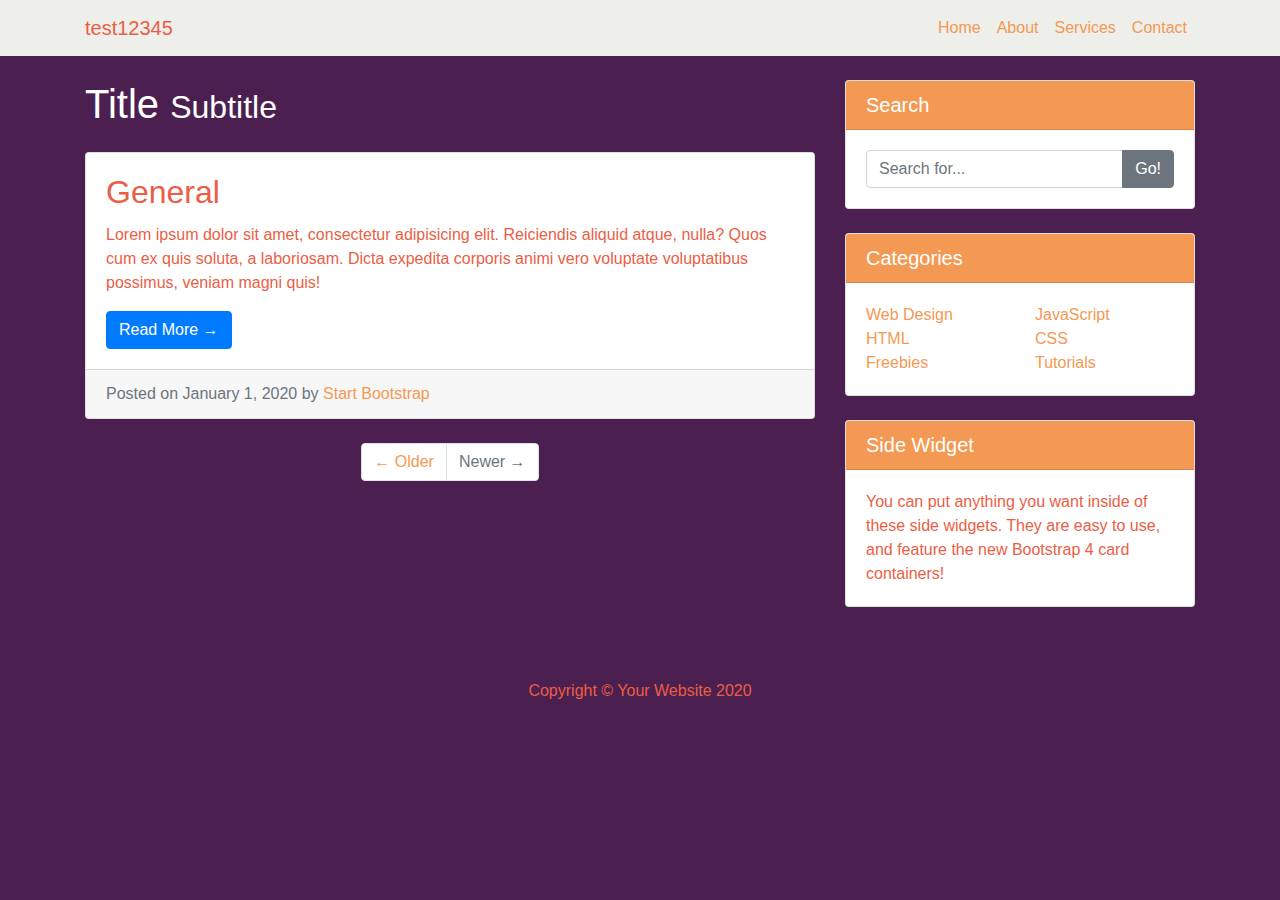
<file: Template.html>
<!DOCTYPE html>
<html lang="en">

<head>

  <meta charset="utf-8">
  <meta name="viewport" content="width=device-width, initial-scale=1, shrink-to-fit=no">
  <meta name="description" content="">
  <meta name="author" content="">

  <title>Title</title>

  <!-- Bootstrap core CSS -->
  <link href="vendor/bootstrap/css/bootstrap.min.css" rel="stylesheet">

  <!-- Custom styles for this template -->
  <link href="css/main.css" rel="stylesheet">

</head>

<body>

  <!-- Navigation -->
  <nav class="navbarBackgroundColor navbar navbar-expand-lg fixed-top">
    <div class="container">
      <a class="navbar-brand" href="#">test12345</a>
      <button class="navbar-toggler" type="button" data-toggle="collapse" data-target="#navbarResponsive" aria-controls="navbarResponsive" aria-expanded="false" aria-label="Toggle navigation">
        <span class="navbar-toggler-icon"></span>
      </button>
      <div class="collapse navbar-collapse" id="navbarResponsive">
        <ul class="navbar-nav ml-auto">
          <li class="nav-item active">
            <a class="nav-link" href="#">Home
              <span class="sr-only">(current)</span>
            </a>
          </li>
          <li class="nav-item">
            <a class="nav-link" href="#">About</a>
          </li>
          <li class="nav-item">
            <a class="nav-link" href="#">Services</a>
          </li>
          <li class="nav-item">
            <a class="nav-link" href="#">Contact</a>
          </li>
        </ul>
      </div>
    </div>
  </nav>

  <!-- Page Content -->
  <div class="container">

    <div class="row">

      <!-- Blog Entries Column -->
      <div class="col-md-8">

        <h1 class="my-4">Title
          <small> Subtitle</small>
        </h1>

        <!-- Blog Post -->
        <div class="card mb-4">
         
          <div class="card-body">
            <h2 class="card-title">General</h2>
            <p class="card-text">Lorem ipsum dolor sit amet, consectetur adipisicing elit. Reiciendis aliquid atque, nulla? Quos cum ex quis soluta, a laboriosam. Dicta expedita corporis animi vero voluptate voluptatibus possimus, veniam magni quis!</p>
            <a href="#" class="btn btn-primary">Read More &rarr;</a>
          </div>
          <div class="card-footer text-muted">
            Posted on January 1, 2020 by
            <a href="#" class="test">Start Bootstrap</a>
          </div>
        </div>

       
        <!-- Pagination -->
        <ul class="pagination justify-content-center mb-4">
          <li class="page-item">
            <a class="page-link" href="#">&larr; Older</a>
          </li>
          <li class="page-item disabled">
            <a class="page-link" href="#">Newer &rarr;</a>
          </li>
        </ul>

      </div>

      <!-- Sidebar Widgets Column -->
      <div class="col-md-4">

        <!-- Search Widget -->
        <div class="card my-4">
          <h5 class="card-header">Search</h5>
          <div class="card-body">
            <div class="input-group">
              <input type="text" class="form-control" placeholder="Search for...">
              <span class="input-group-append">
                <button class="btn btn-secondary" type="button">Go!</button>
              </span>
            </div>
          </div>
        </div>

        <!-- Categories Widget -->
        <div class="card my-4">
          <h5 class="card-header">Categories</h5>
          <div class="card-body">
            <div class="row">
              <div class="col-lg-6">
                <ul class="list-unstyled mb-0">
                  <li>
                    <a href="#">Web Design</a>
                  </li>
                  <li>
                    <a href="#">HTML</a>
                  </li>
                  <li>
                    <a href="#">Freebies</a>
                  </li>
                </ul>
              </div>
              <div class="col-lg-6">
                <ul class="list-unstyled mb-0">
                  <li>
                    <a href="#">JavaScript</a>
                  </li>
                  <li>
                    <a href="#">CSS</a>
                  </li>
                  <li>
                    <a href="#">Tutorials</a>
                  </li>
                </ul>
              </div>
            </div>
          </div>
        </div>

        <!-- Side Widget -->
        <div class="card my-4">
          <h5 class="card-header">Side Widget</h5>
          <div class="card-body">
            You can put anything you want inside of these side widgets. They are easy to use, and feature the new Bootstrap 4 card containers!
          </div>
        </div>

      </div>

    </div>
    <!-- /.row -->

  </div>
  <!-- /.container -->

  <!-- Footer -->
  <footer class="py-5 ">
    <div class="container">
      <p class="m-0 text-center">Copyright &copy; Your Website 2020</p>
    </div>
    <!-- /.container -->
  </footer>

  <!-- Bootstrap core JavaScript -->
  <script src="vendor/jquery/jquery.min.js"></script>
  <script src="vendor/bootstrap/js/bootstrap.bundle.min.js"></script>

</body>

</html>
</file>
<file: css/main.css>
lines (282 sloc)  5.19 KB
  
/*!
 * Start Bootstrap - Blog Home (https://startbootstrap.com/template/blog-home)
 * Copyright 2013-2020 Start Bootstrap
 * Licensed under MIT (https://github.com/StartBootstrap/startbootstrap-blog-home/blob/master/LICENSE)
 */

html {
  min-height: 100%;
}


body {
  padding-top: 56px;
  background-color: #4B2050;
  color: #fff;
  font-family: "Arial", "Helvetica", "sans-serif";
  --color-primary: #009579;
  --color-primary-dark: #007f67;
  --color-secondary: #E95F4B;
  --color-error: #E95F4B;
  --color-success: #4bb544;
  --border-radius: 4px;
}


body.aboutgradient {
    margin: 40px;

  background-image: linear-gradient(220deg, #C14940, #3A143F);
  background-repeat: no-repeat;
    background-attachment: fixed;
}

body.bodyindex {
  padding-top: 56px;
    margin: 0;
    font-family: -apple-system, BlinkMacSystemFont, "Segoe UI", Roboto, "Helvetica Neue", Arial, "Noto Sans", sans-serif, "Apple Color Emoji", "Segoe UI Emoji", "Segoe UI Symbol", "Noto Color Emoji";
    font-size: 1rem;
    font-weight: 400;
    line-height: 1.5;
    color: #EB5E45;
    text-align: left;
    background-image: linear-gradient(220deg, #C14940, #3A143F);
    background-repeat: no-repeat;
    background-attachment: fixed;
    height: 100%;
}

main {

  margin: 40px;

}

h1.about {

  text-align: center;
  color:#F49953;
  font-size: 50px;
}

h1.r {

  text-align: center;
  color:#F49953;
  font-size: 50px;
}


.navbarBackgroundColor {
  background-color: #EEEFEA;
}


.navbar-brand {
  color: #EB5E45;
}

.nav-link {
  color: #F49953;
}

.nav-link:hover{
  color: #823A8B;
}

.darkorangetext{
  color: #EB5E45;
}

.page-link {
  color: #F49953;
}

li.nav-item {
  color: #EB5E45;

}

a
{
  color: #F49953;
}

a:hover
{
  color: #823A8B;
}

a.navto {
    text-decoration: none;
    
}

a.loginfeed{
    text-decoration: none;

}

.card-header {
    background-color: #F49953;
}

body {
  color: #EB5E45;
}

h1.red {
  color: rgb(255, 255, 255);
}

h1{
  color: white;
}



h1.aboutus {
 color: #EB5E45;
 margin-left: 150px;
 font-size: 36px;
 margin-left: 8%;
}

h1.welcome {
    color: #EB5E45;
    font-size: 4rem;
    margin-top: 10%;
    margin-left: 8%;
}

h5 {
  color: white;
}

.btn-primaryset {
    color: #F49953;
    background-color: #823A8B;
    border-color: #823A8B;
}

.btn-primaryset:hover {
  color: #fff;
  background-color: #EB5E45;
  border-color: #EB5E45;
}

.btn-secondaryset {
    color: #EB5E45;
    background-color: #EEEFEA;
    border-color: #EB5E45;
}

.btn-secondaryset:hover {
    color: #EEEFEA;
    background-color: #EB5E45;
    border-color: #EB5E45;
}


footer {
   color: #EB5E45;
}

svg.about {
  color: #F49953;
}

p.about {

  color: #F49953;

}

img.indeximg {
    margin-left: 10%;
    margin-top: 2%;
}



/*----------------------UNDER EVA-MARIA SETTINGSSIDAN------------------------------------------*/

form.settingscard {
margin-top: 40px;
}

.marginleftset{
  margin-left: 20%;
}


/* The switch - the box around the slider */
.switch {
  position: relative;
  display: inline-block;
  width: 60px;
  height: 28px;
}

/* Hide default HTML checkbox */
.switch input {
  opacity: 0;
  width: 0;
  height: 0;
}

/* The slider */
.slider {
  position: absolute;
  cursor: pointer;
  top: 0;
  left: 0;
  right: 0;
  bottom: 0;
  background-color: #EB5E45;
  -webkit-transition: .4s;
  transition: .4s;
}

.slider:before {
  position: absolute;
  content: "";
  height: 20px;
  width: 20px;
  left: 4px;
  bottom: 4px;
  background-color: white;
  -webkit-transition: .4s;
  transition: .4s;
}

input:checked + .slider {
  background-color: #F49953;
}

input:focus + .slider {
  box-shadow: 0 0 1px #EB5E45;
}

input:checked + .slider:before {
  -webkit-transform: translateX(26px);
  -ms-transform: translateX(26px);
  transform: translateX(26px);
}

/* Rounded sliders */
.slider.round {
  border-radius: 34px;
}

.slider.round:before {
  border-radius: 50%;
}

.div-button {
    margin-left: 20px;
}

.margintopfooter {
    margin-top: 80px;
}

div.margintop {
    margin-top: 80px;
}

@media screen and (min-width: 600px)  {
        .mobile-break { display: none; }
    }


* {
  box-sizing: border-box;
}

/* Create three equal columns that floats next to each other */
.column {
  
  width: 33.33%;
  padding: 5px;
}

/* Clear floats after the columns */
.row:after {
  content: "";
  display: table;
  clear: both;
}

/* Responsive layout - makes the three columns stack on top of each other instead of next to each other */
@media screen and (max-width: 600px) {
  .column {
    width: 100%;
  }
}


/* Create three unequal columns that floats next to each other */
.column1 {
  float: left;
  width: 50%;
  padding: 5px;
}

.column1floatright {
  float: left;
  width: 50%;
  padding: 5px;
}

.column2 {
  float: left;
  width: 15%;
  padding: 5px;
}

.column3 {
  float: right;
  float: right;
  width: 35%;
  padding: 5px;
}

/* Clear floats after the columns */
.row:after {
  content: "";
  display: table;
  clear: both;
}


/* Responsive layout - makes the three columns stack on top of each other instead of next to each other */
@media screen and (max-width: 600px) {
  .column {
    width: 100%;
  }
}



/*----------------------SLUT EVA-MARIA SETTINGSSIDAN------------------------------------------*/

/*Dani column*/

/* Create two unequal columns that floats next to each other */
.columnhalf {
  float: left;
  width: 50%;
  padding: 5px;
}

p.namn {
  color: #EB5E45;
}

h2.feed {
  color: transparent;
}

h4.goback {
   color: #F49953;
   list-style: none;
}



/*----two equal columns---*/
img.index-logo {
  margin-left: 120px;


}

h2.welcome {
  padding: 120px;
  font-size: 64px;
}

h2.text-aboutus {
  margin-left: 120px;
  margin-top: -100px;
  font-size: 36px;
  color: #EB5E45;
}

h2.feed-link {
  margin-left: 120px;
  color: transparent;
}

p.navigation-text {
  color: #EB5E45;

}


/*----end two equal columns---*/

/*----feed css----*/


/*------Login form------*/
.login-body {
  margin: 0;
  height: 100vh;
  display: flex;
  align-items: center;
  font-size: 18px;
  background-size: cover;

 
}

.container-login {
  max-width: 900px;
  width: 100%;
  margin: 1rem;
  padding: 2rem;
  box-shadow: 0 0 40px rgba(0, 0, 0, 0.2);
  border-radius: var(--border-radius); 
  background: #662740;
  margin-top: 120px;
  align-items: center;
 
}

.container-login, 
.form__input,
.form__button {
  font: 500 1rem 'Quicksand', sans-serif;
}

.form--hidden {
  display: none;
}


.form > *:first-child {
  margin-top: 0;
}

.form > *:last-child {
  margin-top: 0;
}

.form__title {
  margin-bottom: 2rem;
  text-align: center;
  color: #E95F4B;
  font-size: 1.5rem;
  }

.form__message {
  text-align: center;
  margin-bottom: 1rem;
}

.form__message--success {
  color: var(--color-success);
}

.form__message--error {
  color: var(--color-error);
}

.form__input-group {
  margin-bottom: 1rem;
  margin-left: 1rem;

}

.form__input {
  display: block;
  width: 100%;
  padding: 0.75rem;
  box-sizing: border-box;
  border-radius: var(--border-radius);
  border: 1px solid #dddddd;
  outline: none;
  background: #eeeeee;
  transition: background 0.2s, border-color 0.2s;
}


.form__input:focus {
  border-color: var(--color-primary);
  background: #ffffff;
}



.form__input--error {
  color: var(--color-error);
  border-color: var(--color-error);
}

.form__input-error-message {
  margin-top: 0.5rem;
  font-size: 0.85rem;
  color: var(--color-error);
}

.form__button {
  width: 95%;
  padding: 1rem 2rem;
  margin-left: 1rem;
  margin-bottom: 1rem;
  font-weight: bold;
  border-radius: var(--border-radius);
  font-size: 1.1rem;
  color: #FFFFFF;
  border: none;
  cursor: pointer;
  background: var(--color-primary);

}

.form__button:hover {
  background: var(--color-primary-dark);
}

/*nåt strul 29.50, funkar men vill ta bort blå border*/
.form__button:active {
  transform: scale(0.98);
}

.form__text {
  text-align: center;

}

.form__link {
  color: var(--color-secondary);
  text-decoration: none;
  cursor: pointer;
}

.form__link:hover {
  text-decoration: underline;
}


/* carousel */

.carousel-item {
    height: 32rem;
    background: #000;
    color: white;
    position: relative;
    background-position: center;
    background-size: cover;


}

.container-carousel {
    position: absolute;
    bottom: 0;
    left: 0;
    right: 0;
    padding-bottom: 50px;
    padding-left: 50px;
}

h1.carousel-text {
  font-size: 64px;
  color: #EB5E45;

}

.overlay-image {
  position: absolute;
  bottom: 0;
  left: 0;
  right: 0;
  top: 0;
  background-position: center;
  background-size: cover;
  opacity: 0.5;
}

/* end carousel */
</file>
